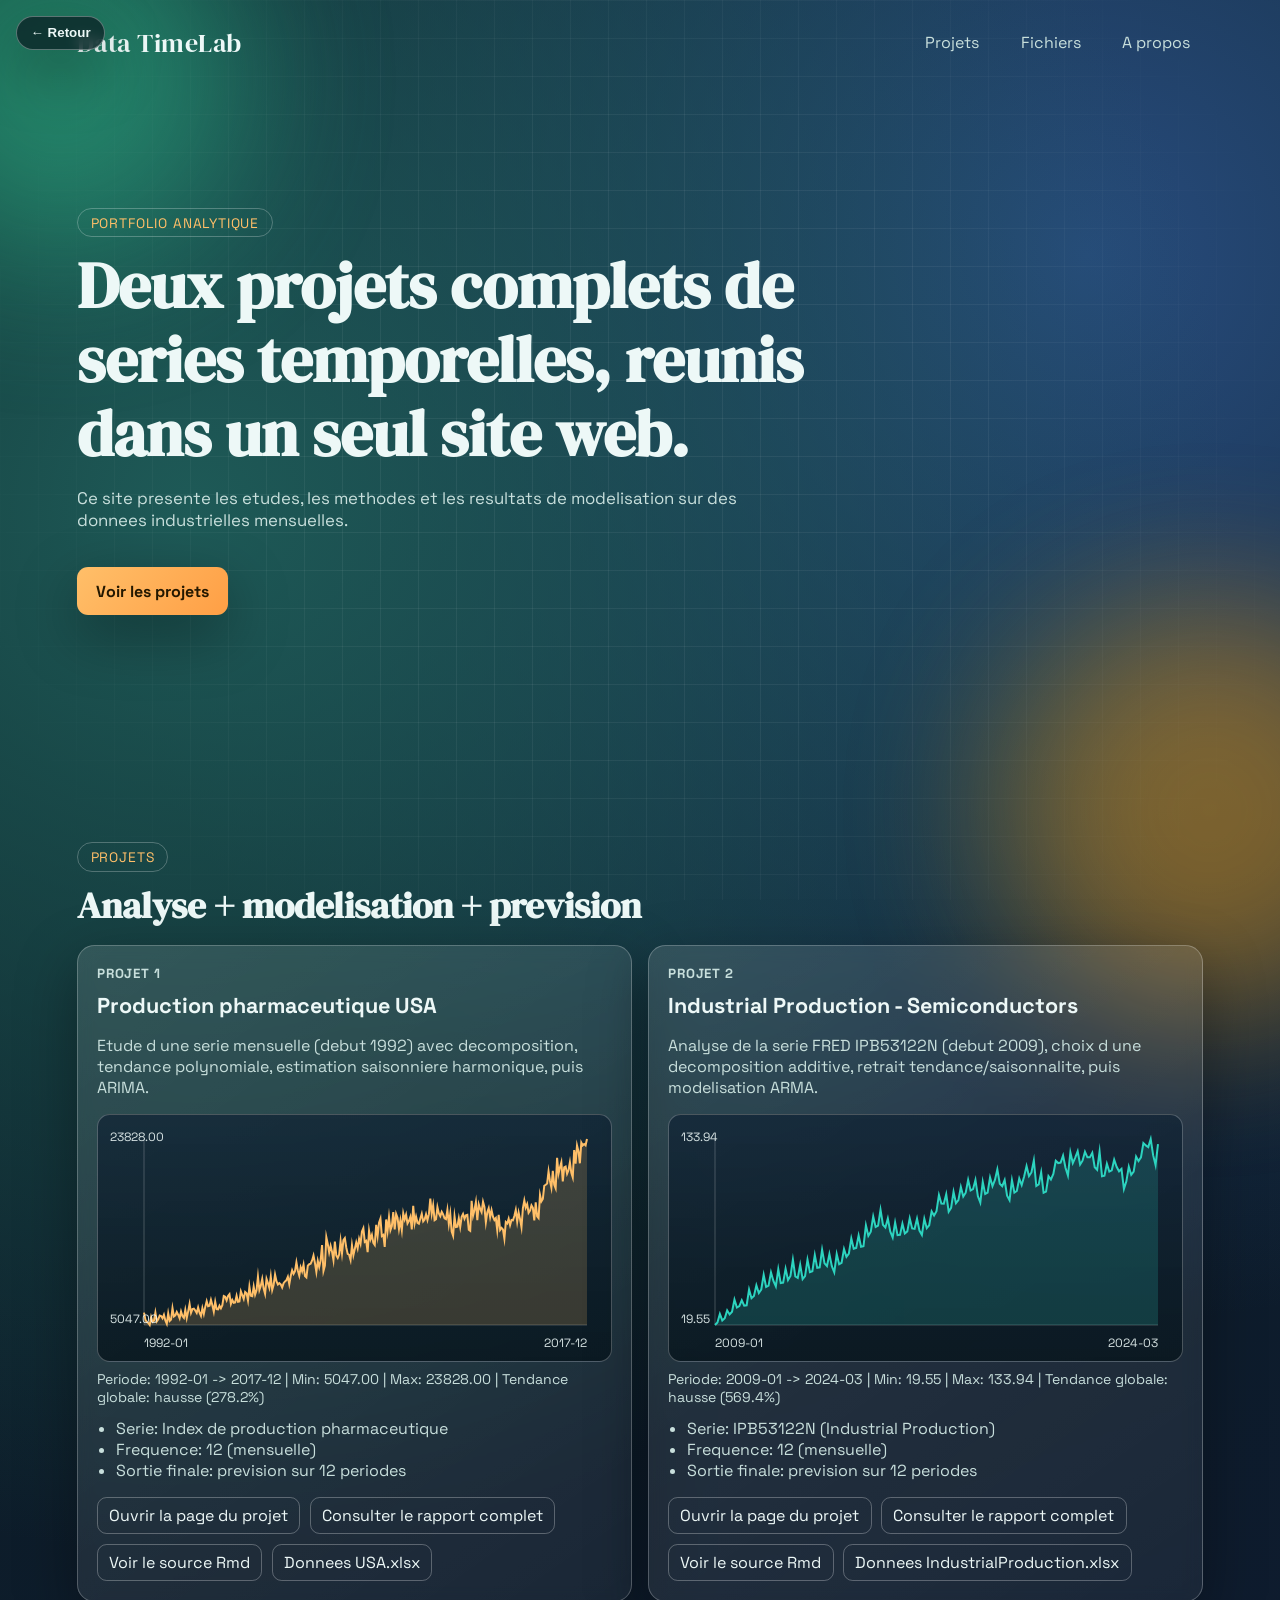
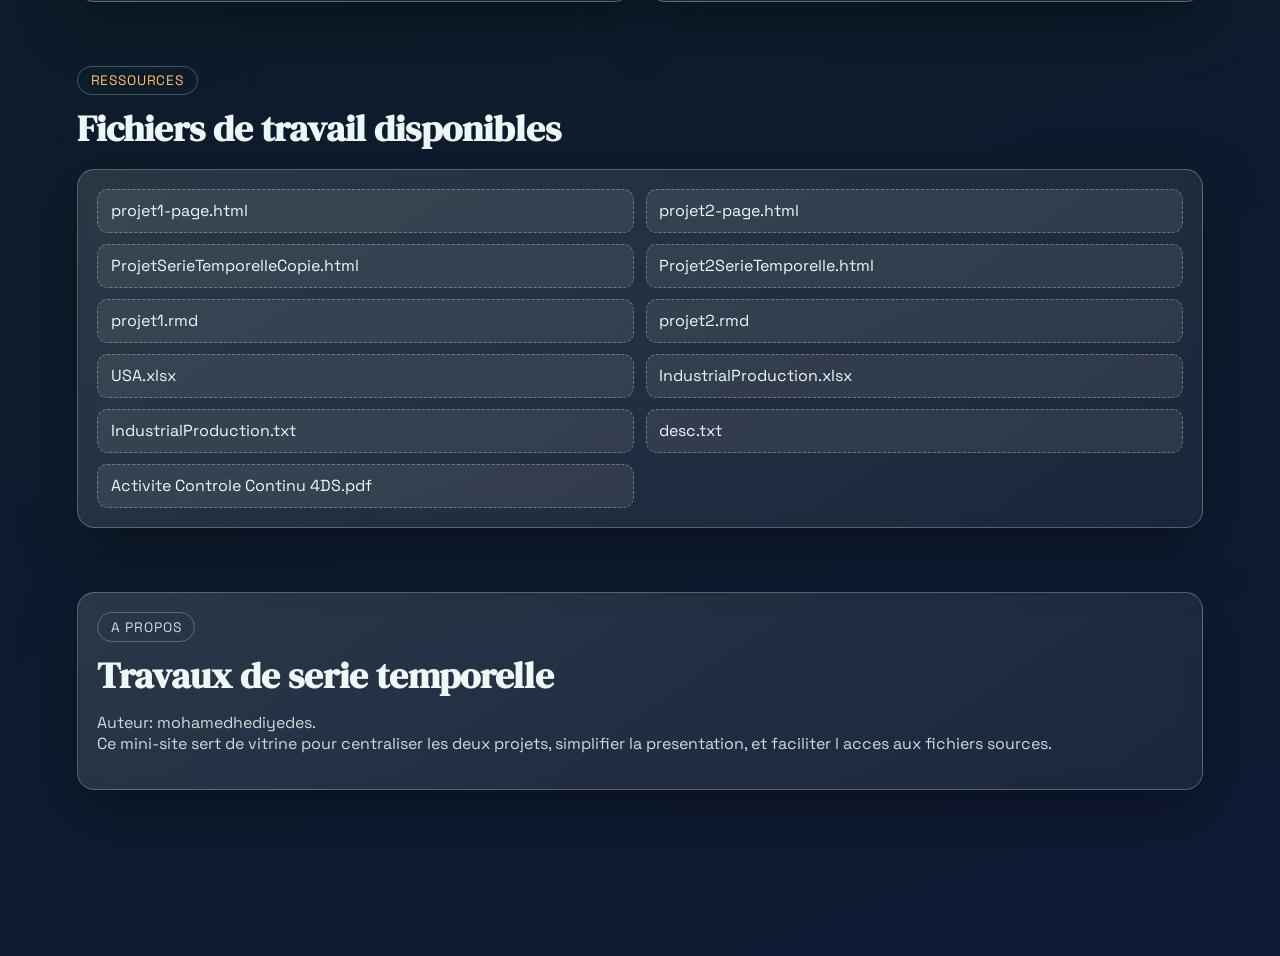
<file: index.html>
<!DOCTYPE html>
<html lang="fr">
<head>
  <meta charset="UTF-8" />
  <meta name="viewport" content="width=device-width, initial-scale=1.0" />
  <title>Portfolio - Series Temporelles</title>
  <link rel="preconnect" href="https://fonts.googleapis.com" />
  <link rel="preconnect" href="https://fonts.gstatic.com" crossorigin />
  <link href="https://fonts.googleapis.com/css2?family=DM+Serif+Display:ital@0;1&family=Space+Grotesk:wght@300;400;500;700&display=swap" rel="stylesheet" />
  <link rel="stylesheet" href="style.css" />
</head>
<body>
  <div class="bg-orb orb-1" aria-hidden="true"></div>
  <div class="bg-orb orb-2" aria-hidden="true"></div>
  <div class="grid-overlay" aria-hidden="true"></div>

  <button
    class="back-arrow"
    type="button"
    aria-label="Revenir a la page precedente"
    onclick="if (window.history.length > 1) { window.history.back(); } else { window.location.href='index.html#top'; }"
  >
    ← Retour
  </button>

  <header class="hero" id="top">
    <nav class="top-nav">
      <a class="logo" href="#top">Data TimeLab</a>
      <div class="nav-links">
        <a href="#projects">Projets</a>
        <a href="#files">Fichiers</a>
        <a href="#about">A propos</a>
      </div>
    </nav>

    <div class="hero-content reveal" style="--delay: 0s">
      <p class="kicker">Portfolio analytique</p>
      <h1>Deux projets complets de series temporelles, reunis dans un seul site web.</h1>
      <p class="lead">
        Ce site presente les etudes, les methodes et les resultats de modelisation
        sur des donnees industrielles mensuelles.
      </p>
      <a class="cta" href="#projects">Voir les projets</a>
    </div>
  </header>

  <main>
    <section class="section" id="projects">
      <div class="section-head reveal" style="--delay: 0.1s">
        <p class="kicker">Projets</p>
        <h2>Analyse + modelisation + prevision</h2>
      </div>

      <div class="project-grid">
        <article class="project-card reveal" style="--delay: 0.15s">
          <p class="tag">Projet 1</p>
          <h3>Production pharmaceutique USA</h3>
          <p>
            Etude d une serie mensuelle (debut 1992) avec decomposition,
            tendance polynomiale, estimation saisonniere harmonique, puis ARIMA.
          </p>
          <div class="chart-wrap">
            <canvas id="chart-project1" aria-label="Visualisation du projet 1"></canvas>
          </div>
          <p class="chart-note" id="stats-project1">Visualisation en chargement...</p>
          <ul>
            <li>Serie: Index de production pharmaceutique</li>
            <li>Frequence: 12 (mensuelle)</li>
            <li>Sortie finale: prevision sur 12 periodes</li>
          </ul>
          <div class="actions">
            <a href="projet1-page.html" target="_blank" rel="noopener">Ouvrir la page du projet</a>
            <a href="ProjetSerieTemporelleCopie.html" target="_blank" rel="noopener">Consulter le rapport complet</a>
            <a href="projet1.rmd" target="_blank" rel="noopener">Voir le source Rmd</a>
            <a href="USA.xlsx" target="_blank" rel="noopener">Donnees USA.xlsx</a>
          </div>
        </article>

        <article class="project-card reveal" style="--delay: 0.25s">
          <p class="tag">Projet 2</p>
          <h3>Industrial Production - Semiconductors</h3>
          <p>
            Analyse de la serie FRED IPB53122N (debut 2009), choix d une decomposition
            additive, retrait tendance/saisonnalite, puis modelisation ARMA.
          </p>
          <div class="chart-wrap">
            <canvas id="chart-project2" aria-label="Visualisation du projet 2"></canvas>
          </div>
          <p class="chart-note" id="stats-project2">Visualisation en chargement...</p>
          <ul>
            <li>Serie: IPB53122N (Industrial Production)</li>
            <li>Frequence: 12 (mensuelle)</li>
            <li>Sortie finale: prevision sur 12 periodes</li>
          </ul>
          <div class="actions">
            <a href="projet2-page.html" target="_blank" rel="noopener">Ouvrir la page du projet</a>
            <a href="Projet2SerieTemporelle.html" target="_blank" rel="noopener">Consulter le rapport complet</a>
            <a href="projet2.rmd" target="_blank" rel="noopener">Voir le source Rmd</a>
            <a href="IndustrialProduction.xlsx" target="_blank" rel="noopener">Donnees IndustrialProduction.xlsx</a>
          </div>
        </article>
      </div>
    </section>

    <section class="section" id="files">
      <div class="section-head reveal" style="--delay: 0.05s">
        <p class="kicker">Ressources</p>
        <h2>Fichiers de travail disponibles</h2>
      </div>

      <div class="files-panel reveal" style="--delay: 0.15s">
        <a href="projet1-page.html" target="_blank" rel="noopener">projet1-page.html</a>
        <a href="projet2-page.html" target="_blank" rel="noopener">projet2-page.html</a>
        <a href="ProjetSerieTemporelleCopie.html" target="_blank" rel="noopener">ProjetSerieTemporelleCopie.html</a>
        <a href="Projet2SerieTemporelle.html" target="_blank" rel="noopener">Projet2SerieTemporelle.html</a>
        <a href="projet1.rmd" target="_blank" rel="noopener">projet1.rmd</a>
        <a href="projet2.rmd" target="_blank" rel="noopener">projet2.rmd</a>
        <a href="USA.xlsx" target="_blank" rel="noopener">USA.xlsx</a>
        <a href="IndustrialProduction.xlsx" target="_blank" rel="noopener">IndustrialProduction.xlsx</a>
        <a href="IndustrialProduction.txt" target="_blank" rel="noopener">IndustrialProduction.txt</a>
        <a href="desc.txt" target="_blank" rel="noopener">desc.txt</a>
        <a href="Activit%C3%A9%20Contr%C3%B4le%20Continu%204DS.pdf" target="_blank" rel="noopener">Activite Controle Continu 4DS.pdf</a>
      </div>
    </section>

    <section class="section" id="about">
      <div class="about-card reveal" style="--delay: 0.12s">
        <p class="kicker">A propos</p>
        <h2>Travaux de serie temporelle</h2>
        <p>
          Auteur: mohamedhediyedes.<br />
          Ce mini-site sert de vitrine pour centraliser les deux projets,
          simplifier la presentation, et faciliter l acces aux fichiers sources.
        </p>
      </div>
    </section>
  </main>

  <footer class="footer reveal" style="--delay: 0.1s">
    <p>Portfolio de projets de series temporelles</p>
    <a href="#top">Retour en haut</a>
  </footer>

  <script src="project-data.js"></script>
  <script src="script.js"></script>
</body>
</html>
</file>
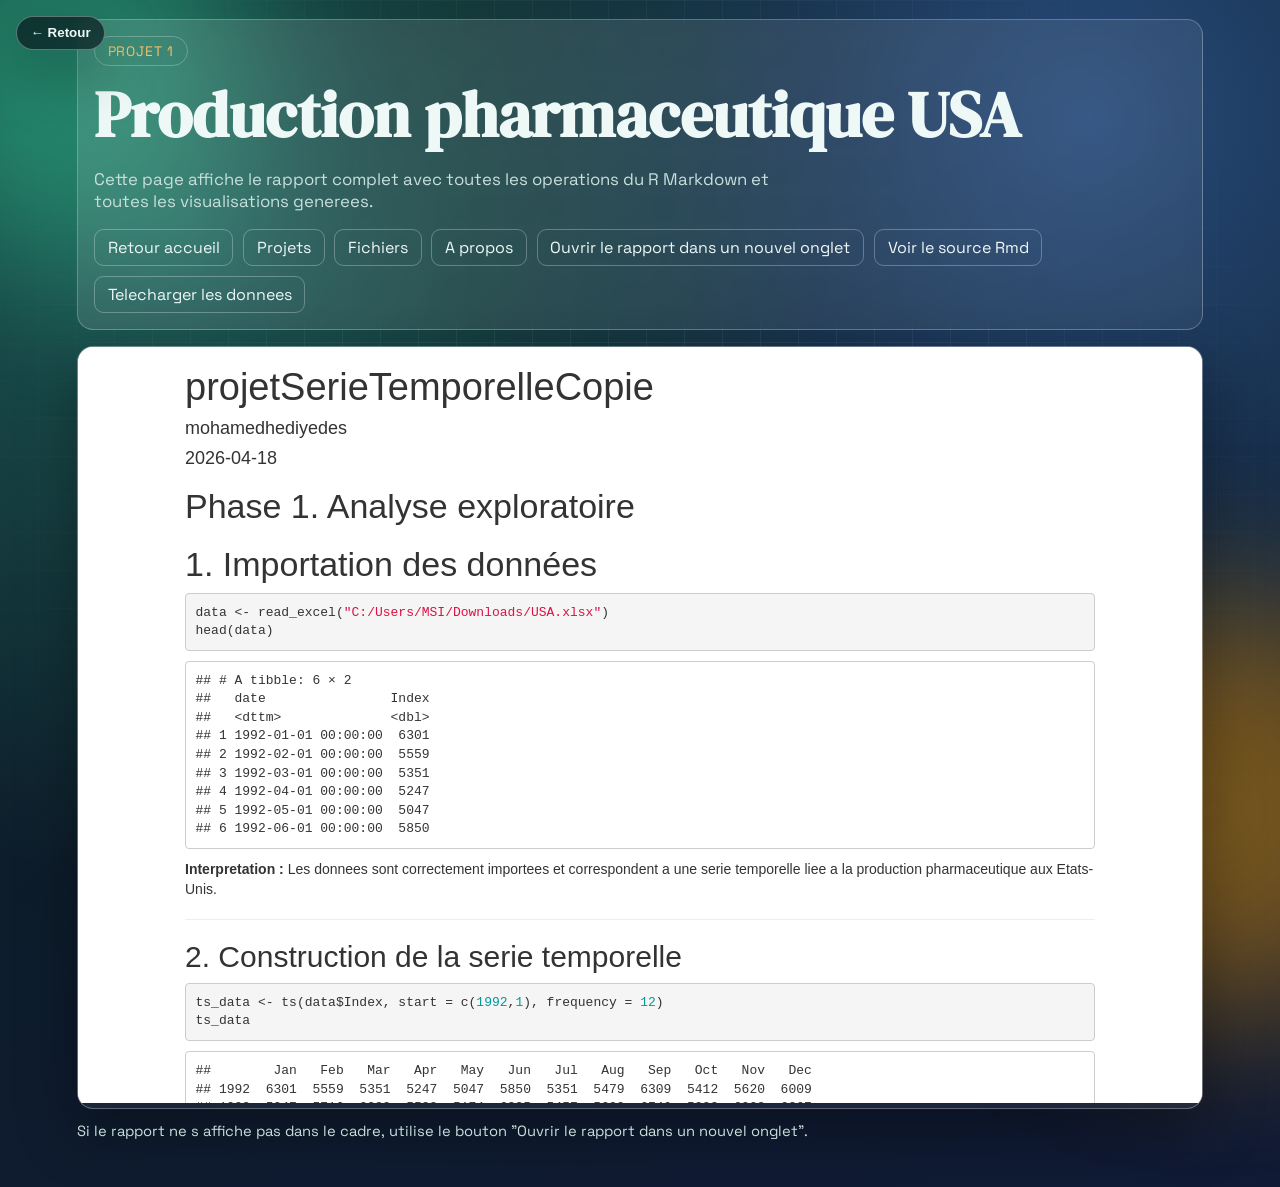
<file: projet1-page.html>
<!DOCTYPE html>
<html lang="fr">
<head>
  <meta charset="UTF-8" />
  <meta name="viewport" content="width=device-width, initial-scale=1.0" />
  <title>Projet 1 - Serie Temporelle USA</title>
  <link rel="preconnect" href="https://fonts.googleapis.com" />
  <link rel="preconnect" href="https://fonts.gstatic.com" crossorigin />
  <link href="https://fonts.googleapis.com/css2?family=DM+Serif+Display:ital@0;1&family=Space+Grotesk:wght@300;400;500;700&display=swap" rel="stylesheet" />
  <link rel="stylesheet" href="style.css" />
  <style>
    .project-shell {
      padding: 1.2rem 6vw 2rem;
    }

    .project-top {
      border: 1px solid rgba(255, 255, 255, 0.25);
      border-radius: 1rem;
      background: linear-gradient(145deg, rgba(255, 255, 255, 0.13), rgba(255, 255, 255, 0.06));
      padding: 1rem;
      backdrop-filter: blur(8px);
      margin-bottom: 1rem;
    }

    .top-actions {
      display: flex;
      flex-wrap: wrap;
      gap: 0.6rem;
      margin-top: 0.9rem;
    }

    .top-actions a {
      color: var(--text);
      text-decoration: none;
      border: 1px solid rgba(255, 255, 255, 0.28);
      padding: 0.45rem 0.8rem;
      border-radius: 0.6rem;
    }

    .report-frame-wrap {
      border: 1px solid rgba(255, 255, 255, 0.3);
      border-radius: 1rem;
      overflow: hidden;
      background: rgba(255, 255, 255, 0.05);
      box-shadow: var(--shadow);
    }

    .report-frame {
      width: 100%;
      height: 84vh;
      border: 0;
      background: #ffffff;
    }

    .note {
      color: var(--muted);
      margin-top: 0.8rem;
      font-size: 0.92rem;
    }

    @media (max-width: 720px) {
      .project-shell {
        padding: 1rem;
      }

      .report-frame {
        height: 78vh;
      }
    }
  </style>
</head>
<body>
  <div class="bg-orb orb-1" aria-hidden="true"></div>
  <div class="bg-orb orb-2" aria-hidden="true"></div>
  <div class="grid-overlay" aria-hidden="true"></div>

  <button
    class="back-arrow"
    type="button"
    aria-label="Revenir a la page precedente"
    onclick="if (window.history.length > 1) { window.history.back(); } else { window.location.href='index.html#projects'; }"
  >
    ← Retour
  </button>

  <main class="project-shell">
    <section class="project-top">
      <p class="kicker">Projet 1</p>
      <h1>Production pharmaceutique USA</h1>
      <p class="lead">
        Cette page affiche le rapport complet avec toutes les operations du R Markdown
        et toutes les visualisations generees.
      </p>

      <div class="top-actions">
        <a href="index.html">Retour accueil</a>
        <a href="index.html#projects">Projets</a>
        <a href="index.html#files">Fichiers</a>
        <a href="index.html#about">A propos</a>
        <a href="ProjetSerieTemporelleCopie.html" target="_blank" rel="noopener">Ouvrir le rapport dans un nouvel onglet</a>
        <a href="projet1.rmd" target="_blank" rel="noopener">Voir le source Rmd</a>
        <a href="USA.xlsx" target="_blank" rel="noopener">Telecharger les donnees</a>
      </div>
    </section>

    <section class="report-frame-wrap" aria-label="Rapport complet du projet 1">
      <iframe class="report-frame" src="ProjetSerieTemporelleCopie.html" title="Rapport Projet 1"></iframe>
    </section>

    <p class="note">
      Si le rapport ne s affiche pas dans le cadre, utilise le bouton "Ouvrir le rapport dans un nouvel onglet".
    </p>
  </main>
</body>
</html>
</file>
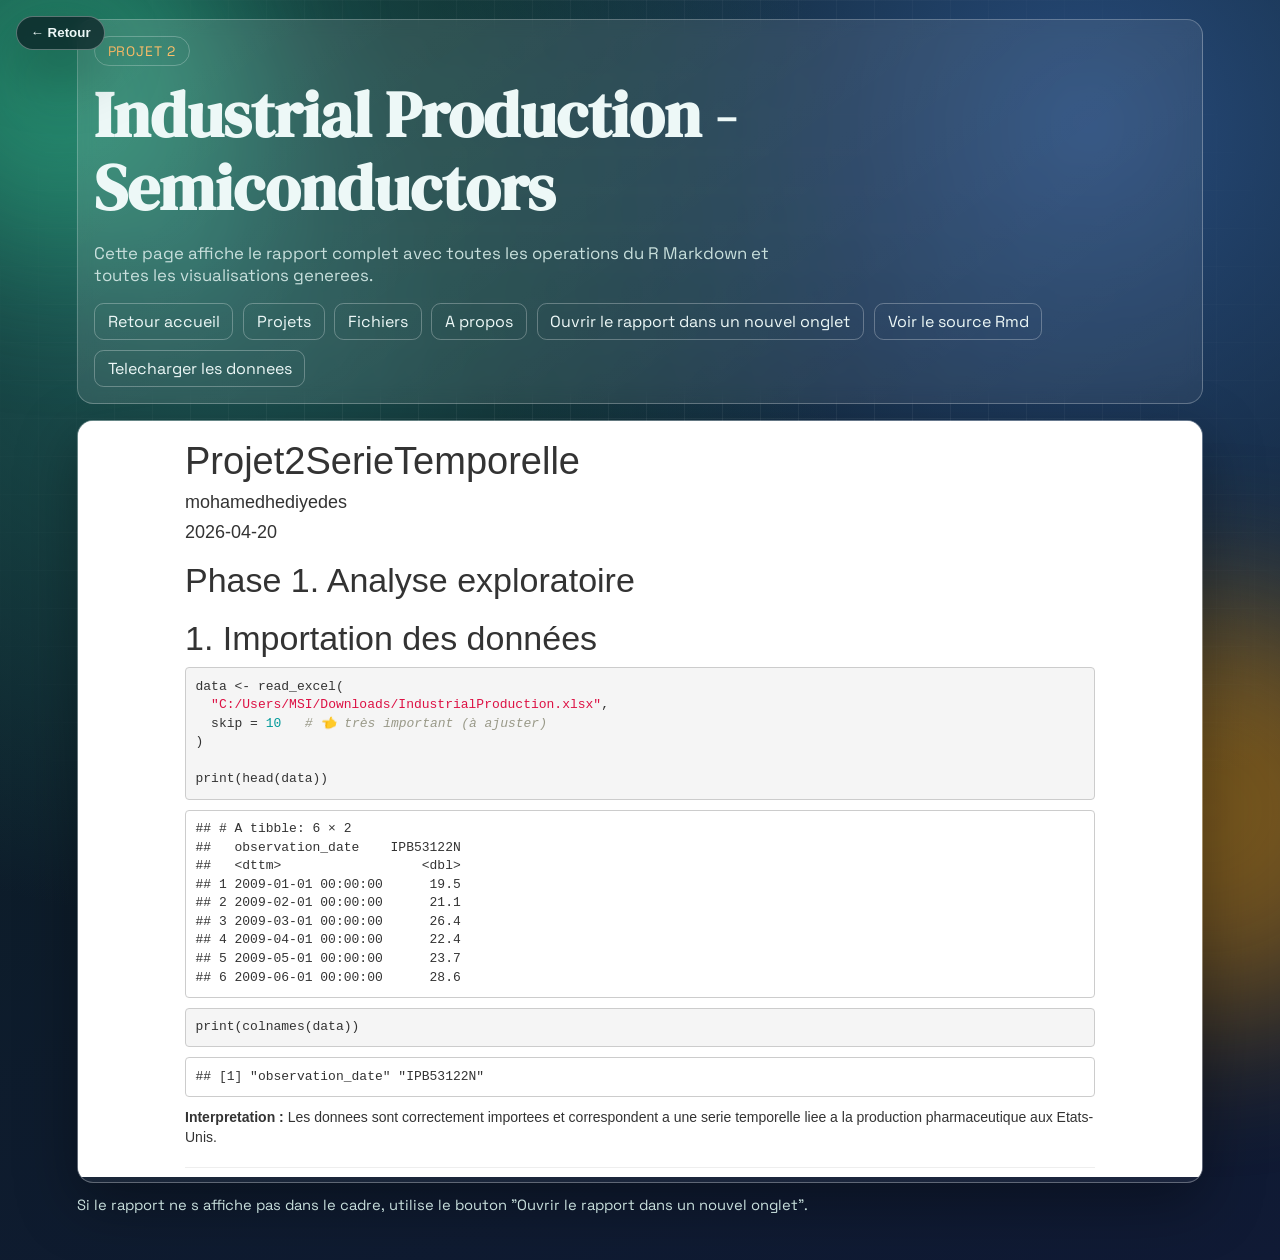
<file: projet2-page.html>
<!DOCTYPE html>
<html lang="fr">
<head>
  <meta charset="UTF-8" />
  <meta name="viewport" content="width=device-width, initial-scale=1.0" />
  <title>Projet 2 - Serie Temporelle Industrial Production</title>
  <link rel="preconnect" href="https://fonts.googleapis.com" />
  <link rel="preconnect" href="https://fonts.gstatic.com" crossorigin />
  <link href="https://fonts.googleapis.com/css2?family=DM+Serif+Display:ital@0;1&family=Space+Grotesk:wght@300;400;500;700&display=swap" rel="stylesheet" />
  <link rel="stylesheet" href="style.css" />
  <style>
    .project-shell {
      padding: 1.2rem 6vw 2rem;
    }

    .project-top {
      border: 1px solid rgba(255, 255, 255, 0.25);
      border-radius: 1rem;
      background: linear-gradient(145deg, rgba(255, 255, 255, 0.13), rgba(255, 255, 255, 0.06));
      padding: 1rem;
      backdrop-filter: blur(8px);
      margin-bottom: 1rem;
    }

    .top-actions {
      display: flex;
      flex-wrap: wrap;
      gap: 0.6rem;
      margin-top: 0.9rem;
    }

    .top-actions a {
      color: var(--text);
      text-decoration: none;
      border: 1px solid rgba(255, 255, 255, 0.28);
      padding: 0.45rem 0.8rem;
      border-radius: 0.6rem;
    }

    .report-frame-wrap {
      border: 1px solid rgba(255, 255, 255, 0.3);
      border-radius: 1rem;
      overflow: hidden;
      background: rgba(255, 255, 255, 0.05);
      box-shadow: var(--shadow);
    }

    .report-frame {
      width: 100%;
      height: 84vh;
      border: 0;
      background: #ffffff;
    }

    .note {
      color: var(--muted);
      margin-top: 0.8rem;
      font-size: 0.92rem;
    }

    @media (max-width: 720px) {
      .project-shell {
        padding: 1rem;
      }

      .report-frame {
        height: 78vh;
      }
    }
  </style>
</head>
<body>
  <div class="bg-orb orb-1" aria-hidden="true"></div>
  <div class="bg-orb orb-2" aria-hidden="true"></div>
  <div class="grid-overlay" aria-hidden="true"></div>

  <button
    class="back-arrow"
    type="button"
    aria-label="Revenir a la page precedente"
    onclick="if (window.history.length > 1) { window.history.back(); } else { window.location.href='index.html#projects'; }"
  >
    ← Retour
  </button>

  <main class="project-shell">
    <section class="project-top">
      <p class="kicker">Projet 2</p>
      <h1>Industrial Production - Semiconductors</h1>
      <p class="lead">
        Cette page affiche le rapport complet avec toutes les operations du R Markdown
        et toutes les visualisations generees.
      </p>

      <div class="top-actions">
        <a href="index.html">Retour accueil</a>
        <a href="index.html#projects">Projets</a>
        <a href="index.html#files">Fichiers</a>
        <a href="index.html#about">A propos</a>
        <a href="Projet2SerieTemporelle.html" target="_blank" rel="noopener">Ouvrir le rapport dans un nouvel onglet</a>
        <a href="projet2.rmd" target="_blank" rel="noopener">Voir le source Rmd</a>
        <a href="IndustrialProduction.xlsx" target="_blank" rel="noopener">Telecharger les donnees</a>
      </div>
    </section>

    <section class="report-frame-wrap" aria-label="Rapport complet du projet 2">
      <iframe class="report-frame" src="Projet2SerieTemporelle.html" title="Rapport Projet 2"></iframe>
    </section>

    <p class="note">
      Si le rapport ne s affiche pas dans le cadre, utilise le bouton "Ouvrir le rapport dans un nouvel onglet".
    </p>
  </main>
</body>
</html>
</file>
<file: style.css>
:root {
  --bg: #0a1f1f;
  --bg-soft: #123635;
  --card: rgba(255, 255, 255, 0.08);
  --card-border: rgba(255, 255, 255, 0.25);
  --text: #edf8f7;
  --muted: #c8dfdc;
  --accent: #ffbf69;
  --accent-2: #2dd4bf;
  --shadow: 0 20px 60px rgba(0, 0, 0, 0.35);
}

* {
  box-sizing: border-box;
}

html,
body {
  margin: 0;
  padding: 0;
}

body {
  font-family: "Space Grotesk", "Segoe UI", Tahoma, sans-serif;
  color: var(--text);
  background: radial-gradient(circle at 15% 20%, #1e5a57 0%, transparent 45%),
    radial-gradient(circle at 85% 10%, #274b7c 0%, transparent 42%),
    linear-gradient(160deg, var(--bg) 0%, #101a35 100%);
  min-height: 100vh;
  overflow-x: hidden;
}

.back-arrow {
  position: fixed;
  top: 1rem;
  left: 1rem;
  z-index: 20;
  border: 1px solid rgba(255, 255, 255, 0.32);
  background: rgba(9, 27, 33, 0.72);
  color: var(--text);
  padding: 0.52rem 0.85rem;
  border-radius: 999px;
  cursor: pointer;
  font-weight: 600;
  backdrop-filter: blur(6px);
  box-shadow: var(--shadow);
  transition: transform 0.2s ease, border-color 0.2s ease, background 0.2s ease;
}

.back-arrow:hover {
  transform: translateY(-2px);
  border-color: var(--accent);
  background: rgba(13, 36, 44, 0.9);
}

.bg-orb {
  position: fixed;
  border-radius: 50%;
  filter: blur(80px);
  opacity: 0.45;
  z-index: -2;
  pointer-events: none;
}

.orb-1 {
  width: 360px;
  height: 360px;
  background: #34d399;
  top: -100px;
  left: -120px;
}

.orb-2 {
  width: 420px;
  height: 420px;
  background: #f59e0b;
  right: -140px;
  bottom: -120px;
}

.grid-overlay {
  position: fixed;
  inset: 0;
  background-image: linear-gradient(rgba(255, 255, 255, 0.06) 1px, transparent 1px),
    linear-gradient(90deg, rgba(255, 255, 255, 0.06) 1px, transparent 1px);
  background-size: 38px 38px;
  mask-image: radial-gradient(circle at center, black 40%, transparent 90%);
  z-index: -1;
  pointer-events: none;
}

.hero {
  min-height: 90vh;
  display: flex;
  flex-direction: column;
  padding: 1.5rem 6vw 3rem;
}

.top-nav {
  display: flex;
  justify-content: space-between;
  align-items: center;
  gap: 1rem;
}

.logo {
  font-family: "DM Serif Display", Georgia, serif;
  font-size: 1.6rem;
  color: var(--text);
  text-decoration: none;
  letter-spacing: 0.02em;
}

.nav-links {
  display: flex;
  gap: 1rem;
}

.nav-links a {
  color: var(--muted);
  text-decoration: none;
  padding: 0.5rem 0.8rem;
  border-radius: 999px;
  transition: background 0.2s ease, color 0.2s ease;
}

.nav-links a:hover {
  background: rgba(255, 255, 255, 0.12);
  color: var(--text);
}

.hero-content {
  margin: auto 0;
  max-width: 760px;
}

.kicker {
  display: inline-block;
  margin: 0;
  padding: 0.3rem 0.8rem;
  border: 1px solid var(--card-border);
  border-radius: 999px;
  color: var(--accent);
  font-size: 0.86rem;
  letter-spacing: 0.06em;
  text-transform: uppercase;
}

h1,
h2,
h3 {
  margin: 0.75rem 0;
  line-height: 1.15;
}

h1 {
  font-family: "DM Serif Display", Georgia, serif;
  font-size: clamp(2rem, 5vw, 4rem);
}

h2 {
  font-family: "DM Serif Display", Georgia, serif;
  font-size: clamp(1.4rem, 3.6vw, 2.3rem);
}

h3 {
  font-size: 1.35rem;
}

.lead {
  max-width: 65ch;
  color: var(--muted);
  font-size: 1.05rem;
}

.cta {
  display: inline-block;
  margin-top: 1.2rem;
  background: linear-gradient(130deg, var(--accent), #ff9f45);
  color: #241800;
  text-decoration: none;
  font-weight: 700;
  padding: 0.85rem 1.2rem;
  border-radius: 0.7rem;
  box-shadow: var(--shadow);
  transition: transform 0.2s ease;
}

.cta:hover {
  transform: translateY(-2px);
}

.section {
  padding: 2rem 6vw;
}

.section-head {
  margin-bottom: 1.2rem;
}

.project-grid {
  display: grid;
  grid-template-columns: repeat(2, minmax(0, 1fr));
  gap: 1rem;
}

.project-card,
.about-card,
.files-panel {
  border: 1px solid var(--card-border);
  background: linear-gradient(145deg, rgba(255, 255, 255, 0.12), rgba(255, 255, 255, 0.05));
  border-radius: 1.1rem;
  padding: 1.2rem;
  backdrop-filter: blur(8px);
  box-shadow: var(--shadow);
}

.tag {
  margin: 0;
  color: var(--accent-2);
  font-weight: 700;
  letter-spacing: 0.06em;
  text-transform: uppercase;
  font-size: 0.83rem;
}

.project-card p,
.project-card li,
.about-card p {
  color: var(--muted);
}

.project-card ul {
  margin: 0.75rem 0;
  padding-left: 1.2rem;
}

.chart-wrap {
  margin-top: 0.75rem;
  border: 1px solid rgba(255, 255, 255, 0.26);
  border-radius: 0.8rem;
  background: linear-gradient(180deg, rgba(16, 35, 53, 0.72), rgba(8, 22, 30, 0.84));
  padding: 0.5rem;
}

.chart-wrap canvas {
  width: 100%;
  height: 230px;
  display: block;
}

.chart-note {
  margin: 0.5rem 0 0;
  font-size: 0.88rem;
  color: #d5eeea;
}

.actions {
  margin-top: 1rem;
  display: flex;
  flex-wrap: wrap;
  gap: 0.6rem;
}

.actions a,
.files-panel a,
.footer a {
  text-decoration: none;
}

.actions a {
  color: var(--text);
  border: 1px solid rgba(255, 255, 255, 0.28);
  padding: 0.45rem 0.7rem;
  border-radius: 0.6rem;
  transition: border-color 0.2s ease, transform 0.2s ease;
}

.actions a:hover {
  border-color: var(--accent);
  transform: translateY(-2px);
}

.files-panel {
  display: grid;
  grid-template-columns: repeat(2, minmax(0, 1fr));
  gap: 0.7rem;
}

.files-panel a {
  color: var(--text);
  background: rgba(255, 255, 255, 0.08);
  border: 1px dashed rgba(255, 255, 255, 0.3);
  padding: 0.65rem 0.8rem;
  border-radius: 0.65rem;
  transition: background 0.2s ease, border-color 0.2s ease;
}

.files-panel a:hover {
  background: rgba(255, 255, 255, 0.16);
  border-color: var(--accent);
}

.footer {
  margin: 2rem 6vw;
  display: flex;
  justify-content: space-between;
  align-items: center;
  gap: 1rem;
  border-top: 1px solid rgba(255, 255, 255, 0.2);
  padding-top: 1rem;
  color: var(--muted);
}

.footer a {
  color: var(--accent);
}

.reveal {
  opacity: 0;
  transform: translateY(18px);
  transition: opacity 0.7s ease, transform 0.7s ease;
  transition-delay: var(--delay, 0s);
}

.reveal.visible {
  opacity: 1;
  transform: translateY(0);
}

@media (max-width: 960px) {
  .project-grid {
    grid-template-columns: 1fr;
  }

  .files-panel {
    grid-template-columns: 1fr;
  }
}

@media (max-width: 720px) {
  .back-arrow {
    top: 0.75rem;
    left: 0.75rem;
    padding: 0.45rem 0.72rem;
    font-size: 0.92rem;
  }

  .hero {
    padding: 1rem 1rem 2rem;
  }

  .section {
    padding: 1rem;
  }

  .top-nav {
    flex-direction: column;
    align-items: flex-start;
  }

  .nav-links {
    width: 100%;
    flex-wrap: wrap;
  }

  .footer {
    margin: 1.5rem 1rem;
    flex-direction: column;
    align-items: flex-start;
  }
}
</file>
